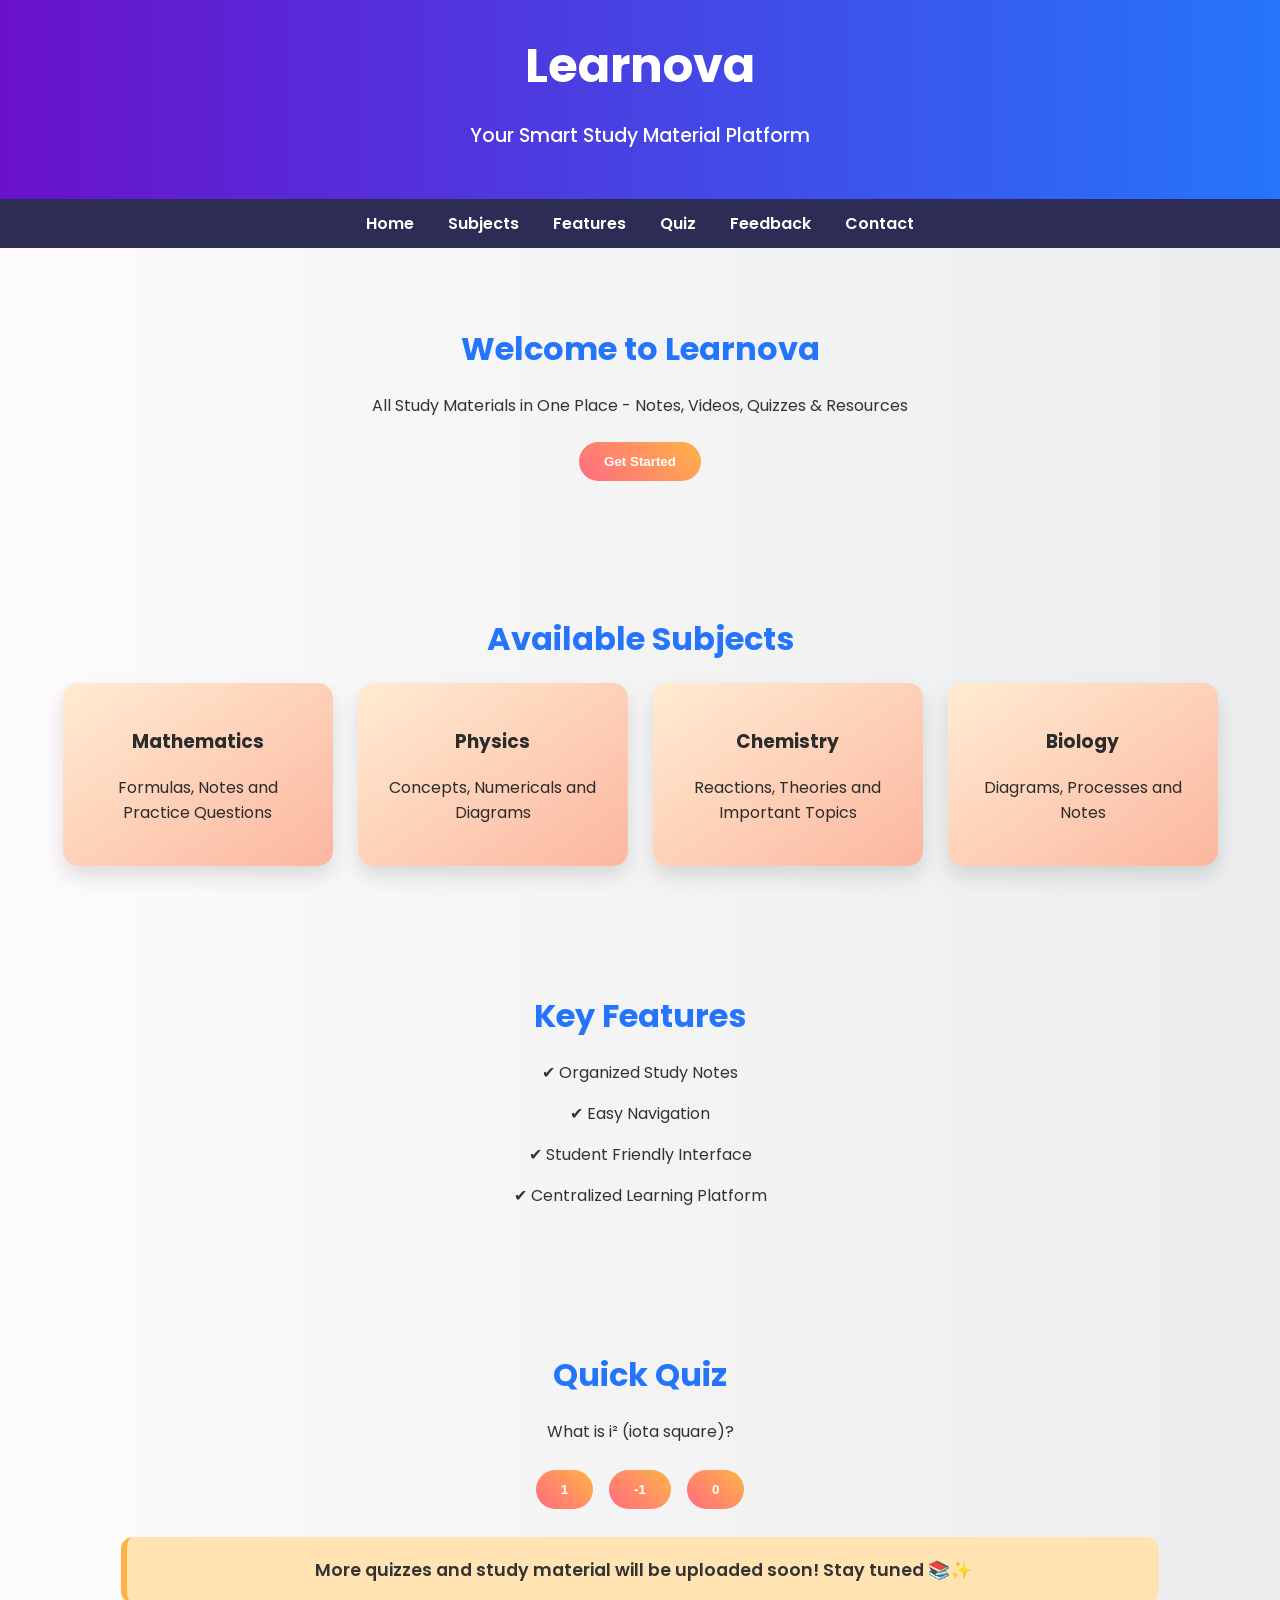
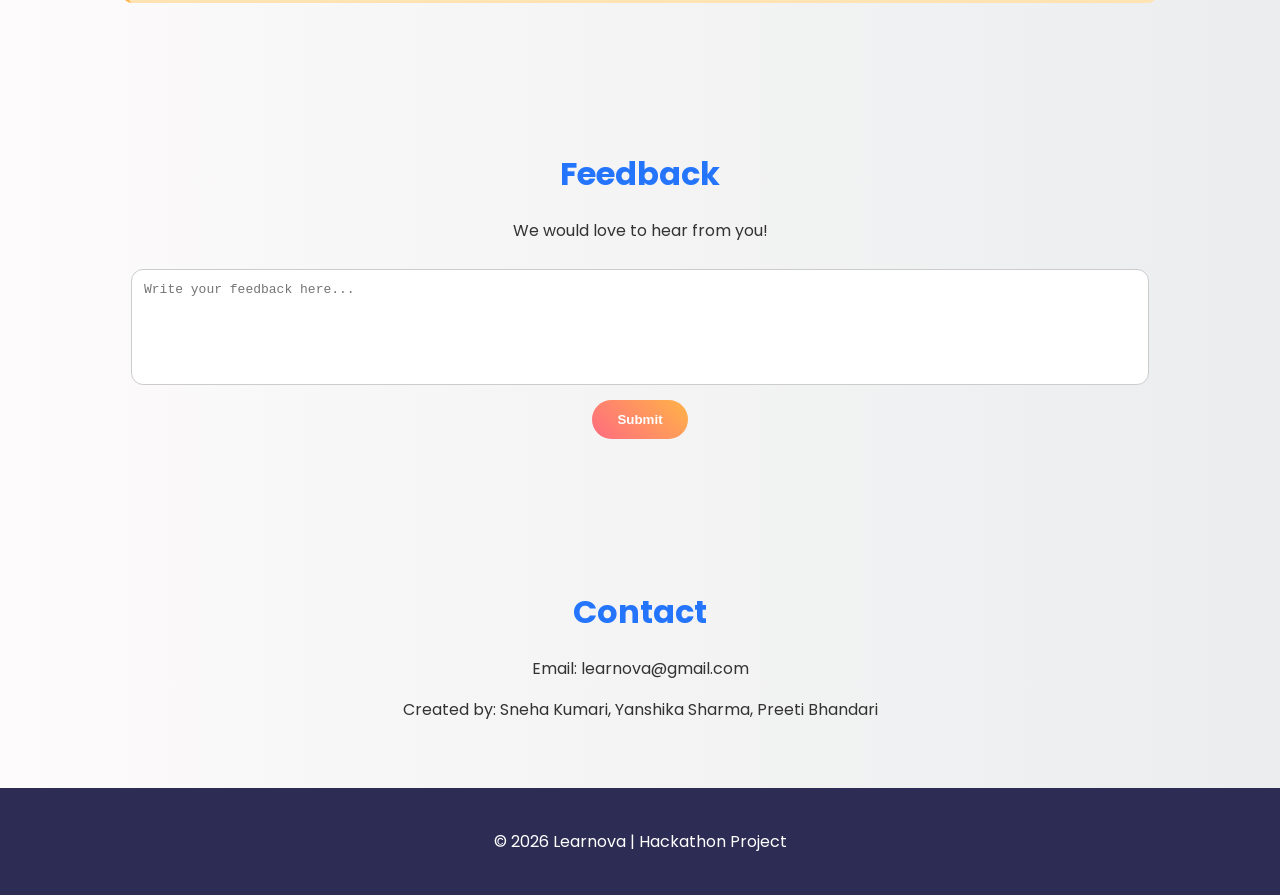
<file: index.html>
<!DOCTYPE html>
<html lang="en">
<head>
    <meta charset="UTF-8">
    <title>Learnova - Study Material Platform</title>

    <style>
        @import url('https://fonts.googleapis.com/css2?family=Poppins:wght@400;600;700&display=swap');
        
        body {
            font-family: 'Poppins', sans-serif;
            margin: 0;
            background: linear-gradient(to right, #fdfbfb, #ebedee);
            text-align: center;
            color: #333;
        }

        header {
            background: linear-gradient(90deg, #6a11cb, #2575fc);
            color: white;
            padding: 30px;
            box-shadow: 0 6px 12px rgba(0,0,0,0.15);
        }
        header h1 {
            margin: 0;
            font-size: 3em;
        }
        header p {
            font-size: 1.2em;
            font-weight: 500;
        }

        nav {
            background: #2c2c54;
            padding: 12px;
        }
        nav a {
            color: #fff;
            margin: 15px;
            text-decoration: none;
            font-weight: 600;
            transition: all 0.3s;
        }
        nav a:hover {
            color: #ff6b81;
        }

        section {
            padding: 50px 20px;
        }

        h2 {
            font-size: 2em;
            margin-bottom: 20px;
            color: #2575fc;
        }

        .card-container {
            display: flex;
            justify-content: center;
            gap: 25px;
            flex-wrap: wrap;
        }

        .card {
            background: linear-gradient(145deg, #ffecd2, #fcb69f);
            padding: 25px;
            width: 220px;
            border-radius: 15px;
            box-shadow: 0 10px 20px rgba(0,0,0,0.12);
            transition: transform 0.3s, box-shadow 0.3s;
            color: #2c2c2c;
        }
        .card:hover {
            transform: translateY(-7px);
            box-shadow: 0 15px 25px rgba(0,0,0,0.2);
        }

        button {
            padding: 12px 25px;
            background: linear-gradient(45deg, #ff6b81, #ffb347);
            color: white;
            border: none;
            border-radius: 50px;
            cursor: pointer;
            margin: 8px;
            font-weight: 600;
            transition: all 0.3s;
        }
        button:hover {
            transform: scale(1.05);
            background: linear-gradient(45deg, #ff9472, #ff6b81);
        }

        #quiz button {
            margin-top: 10px;
        }

        .coming-soon {
            background: #ffe3b3;
            border-left: 6px solid #ffb347;
            padding: 20px;
            margin: 20px auto;
            width: 80%;
            border-radius: 12px;
            font-size: 1.1em;
            font-weight: 600;
        }

        textarea {
            width: 80%;
            height: 90px;
            border-radius: 12px;
            border: 1px solid #ccc;
            padding: 12px;
            margin-top: 10px;
            resize: none;
            font-size: 1em;
        }

        .feedback-display {
            margin-top: 15px;
            text-align: left;
            width: 80%;
            margin-left: auto;
            margin-right: auto;
        }
        .feedback-display p {
            background: #d4f1f4;
            padding: 12px;
            border-radius: 12px;
            margin-bottom: 10px;
            color: #0b3d91;
            font-weight: 500;
        }

        footer {
            background: #2c2c54;
            color: white;
            padding: 25px;
        }
    </style>
</head>

<body>

<header>
    <h1>Learnova</h1>
    <p>Your Smart Study Material Platform</p>
</header>

<nav>
    <a href="#home">Home</a>
    <a href="#subjects">Subjects</a>
    <a href="#features">Features</a>
    <a href="#quiz">Quiz</a>
    <a href="#feedback">Feedback</a>
    <a href="#contact">Contact</a>
</nav>

<section id="home">
    <h2>Welcome to Learnova</h2>
    <p>All Study Materials in One Place - Notes, Videos, Quizzes & Resources</p>
    <button id="start-btn">Get Started</button>
</section>

<section id="subjects">
    <h2>Available Subjects</h2>
    <div class="card-container">
        <div class="card">
            <h3>Mathematics</h3>
            <p>Formulas, Notes and Practice Questions</p>
        </div>
        <div class="card">
            <h3>Physics</h3>
            <p>Concepts, Numericals and Diagrams</p>
        </div>
        <div class="card">
            <h3>Chemistry</h3>
            <p>Reactions, Theories and Important Topics</p>
        </div>
        <div class="card">
            <h3>Biology</h3>
            <p>Diagrams, Processes and Notes</p>
        </div>
    </div>
</section>

<section id="features">
    <h2>Key Features</h2>
    <p>✔ Organized Study Notes</p>
    <p>✔ Easy Navigation</p>
    <p>✔ Student Friendly Interface</p>
    <p>✔ Centralized Learning Platform</p>
</section>

<section id="quiz">
    <h2>Quick Quiz</h2>
    <p id="quiz-question"></p>
    <div id="quiz-options"></div>
    <p id="result"></p>
    <div class="coming-soon">
        More quizzes and study material will be uploaded soon! Stay tuned 📚✨
    </div>
</section>

<section id="feedback">
    <h2>Feedback</h2>
    <p>We would love to hear from you!</p>
    <textarea id="feedback-box" placeholder="Write your feedback here..."></textarea><br>
    <button id="feedback-btn">Submit</button>
    <div class="feedback-display" id="feedback-display"></div>
</section>

<section id="contact">
    <h2>Contact</h2>
    <p>Email: learnova@gmail.com</p>
    <p>Created by: Sneha Kumari, Yanshika Sharma, Preeti Bhandari</p> 
</section>

<footer>
    <p>© 2026 Learnova | Hackathon Project</p>
</footer>

<script>
// Welcome button
document.getElementById("start-btn").addEventListener("click", () => {
    alert("Welcome to Learnova! Start Learning Smart 📚");
});

// Quiz data
const quizQuestions = [
    { question: "What is i² (iota square)?", options: ["1", "-1", "0"], answer: "-1" },
    { question: "What is the derivative of x²?", options: ["x", "2x", "x²"], answer: "2x" },
    { question: "What is H₂O commonly known as?", options: ["Water", "Oxygen", "Hydrogen"], answer: "Water" }
];

let currentQuiz = 0;

// Load quiz
function loadQuiz() {
    const q = quizQuestions[currentQuiz];
    const questionEl = document.getElementById("quiz-question");
    const optionsEl = document.getElementById("quiz-options");

    questionEl.textContent = q.question;
    optionsEl.innerHTML = "";

    q.options.forEach(option => {
        const btn = document.createElement("button");
        btn.textContent = option;

        btn.addEventListener("click", () => checkAnswer(option));

        optionsEl.appendChild(btn);
    });

    document.getElementById("result").textContent = "";
}

// Check answer
function checkAnswer(selected) {
    const correct = quizQuestions[currentQuiz].answer;
    const resultEl = document.getElementById("result");

    if (selected === correct) {
        resultEl.textContent = "Correct! ✅";
        resultEl.style.color = "#27ae60";
    } else {
        resultEl.textContent = "Wrong Answer ❌ Try Again!";
        resultEl.style.color = "#e74c3c";
    }
}

// Feedback button
document.getElementById("feedback-btn").addEventListener("click", () => {
    const box = document.getElementById("feedback-box");
    const display = document.getElementById("feedback-display");

    if (box.value.trim()) {
        const p = document.createElement("p");
        p.textContent = box.value;
        display.appendChild(p);
        box.value = "";
        alert("Thank you for your feedback!");
    } else {
        alert("Please write something before submitting.");
    }
});

// Initialize quiz
loadQuiz();
</script>

</body>
</html>
</file>
